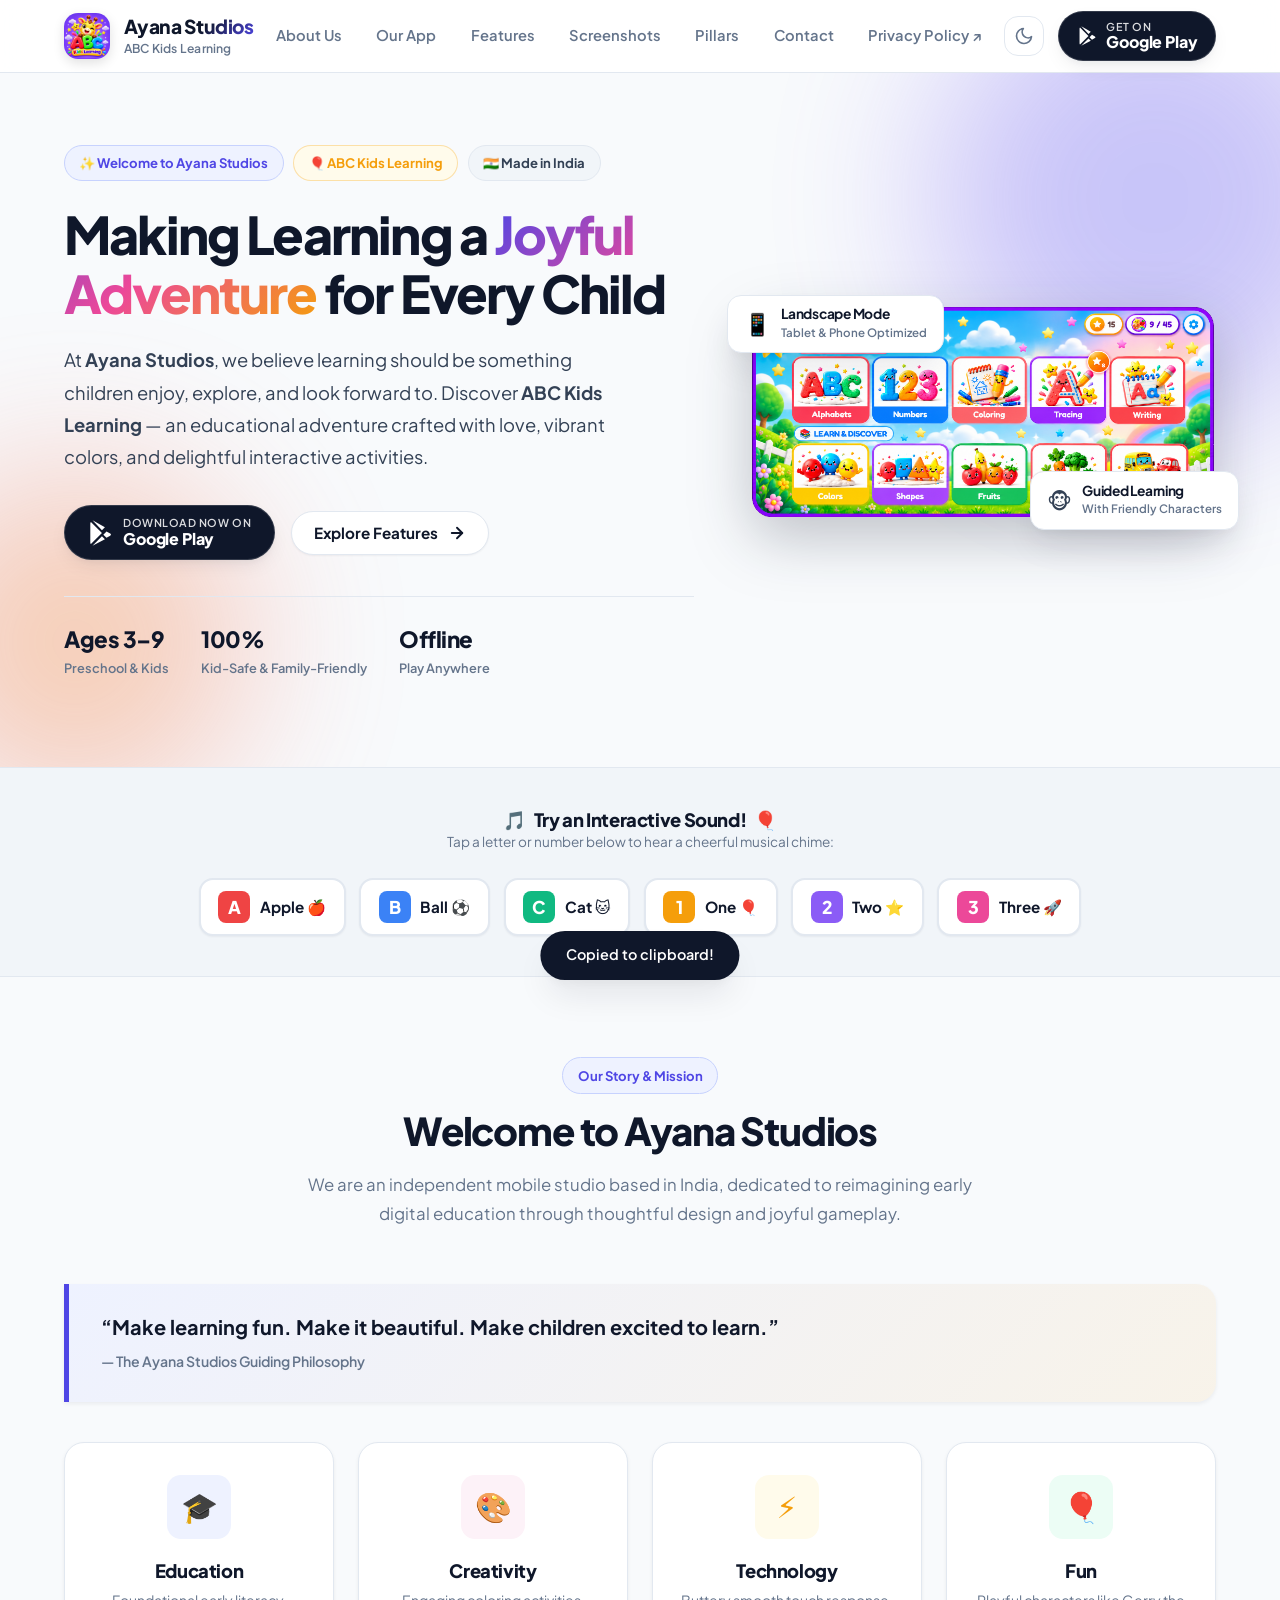
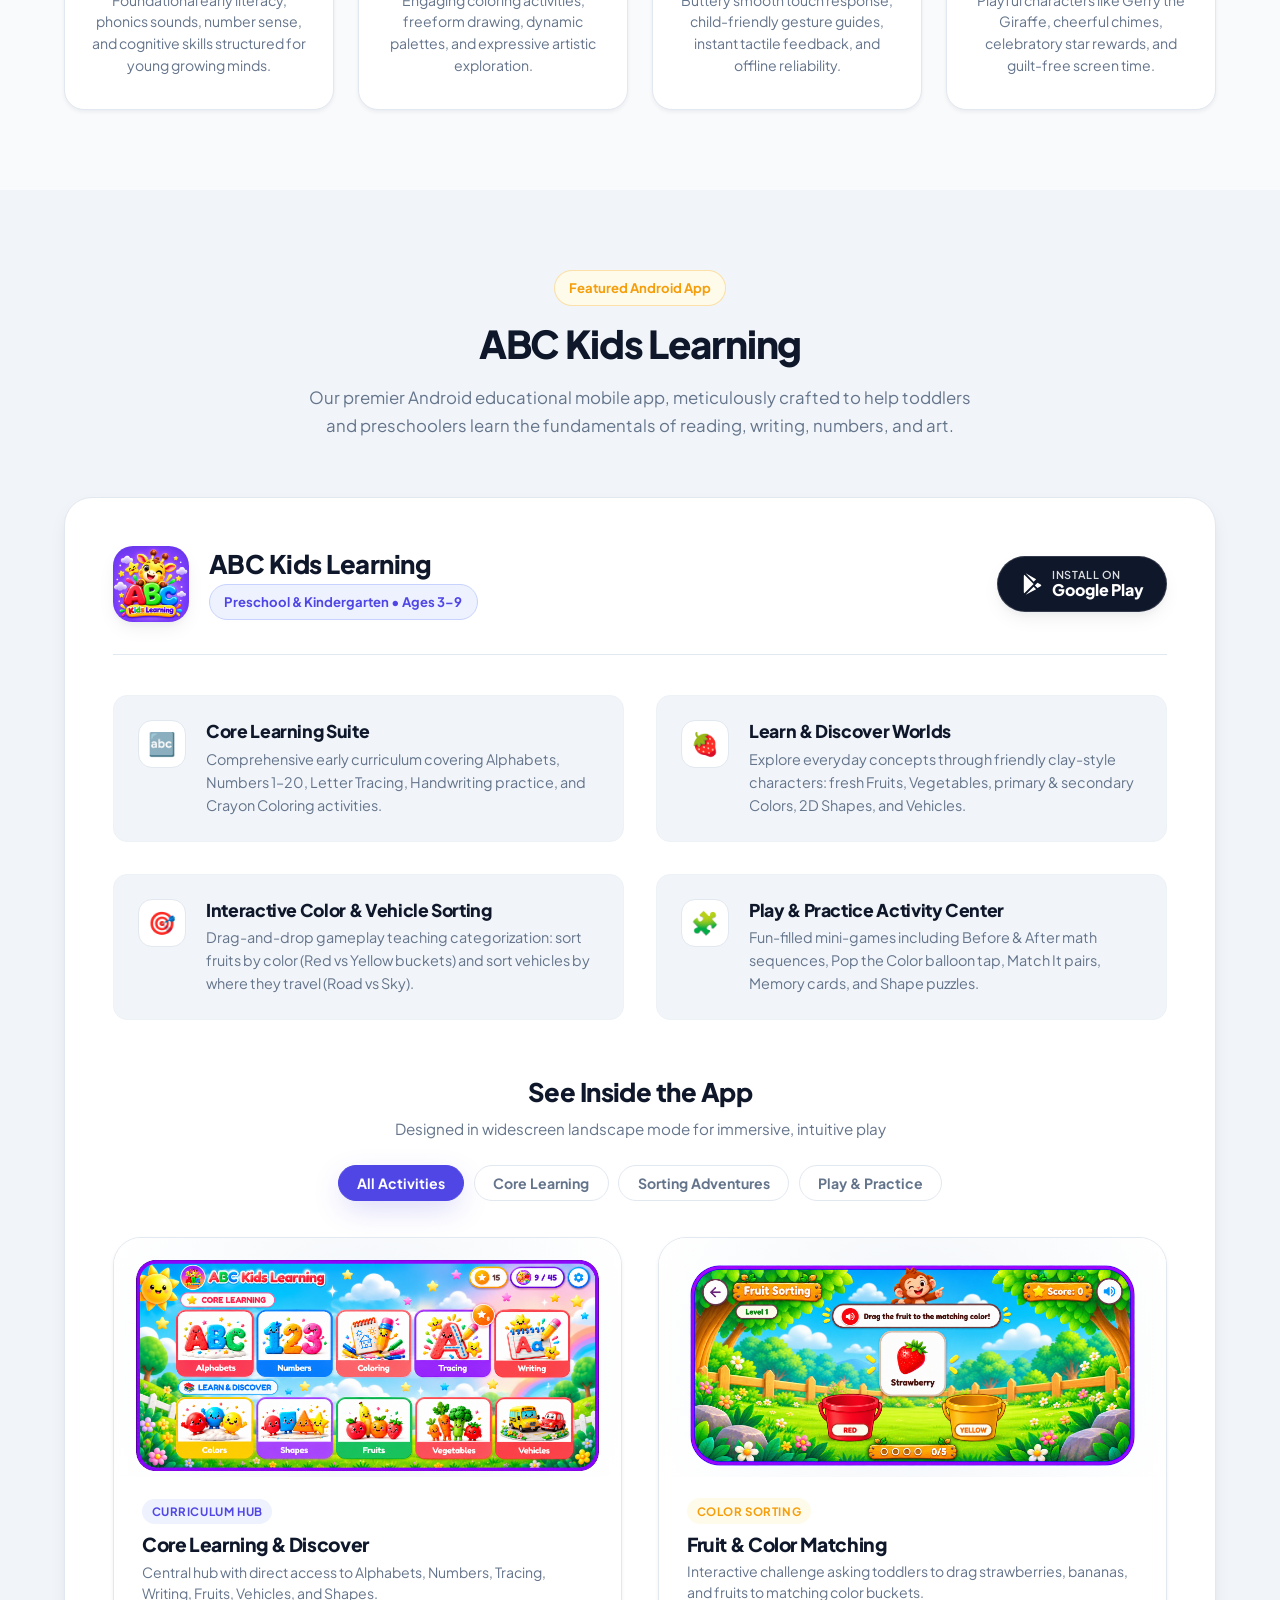
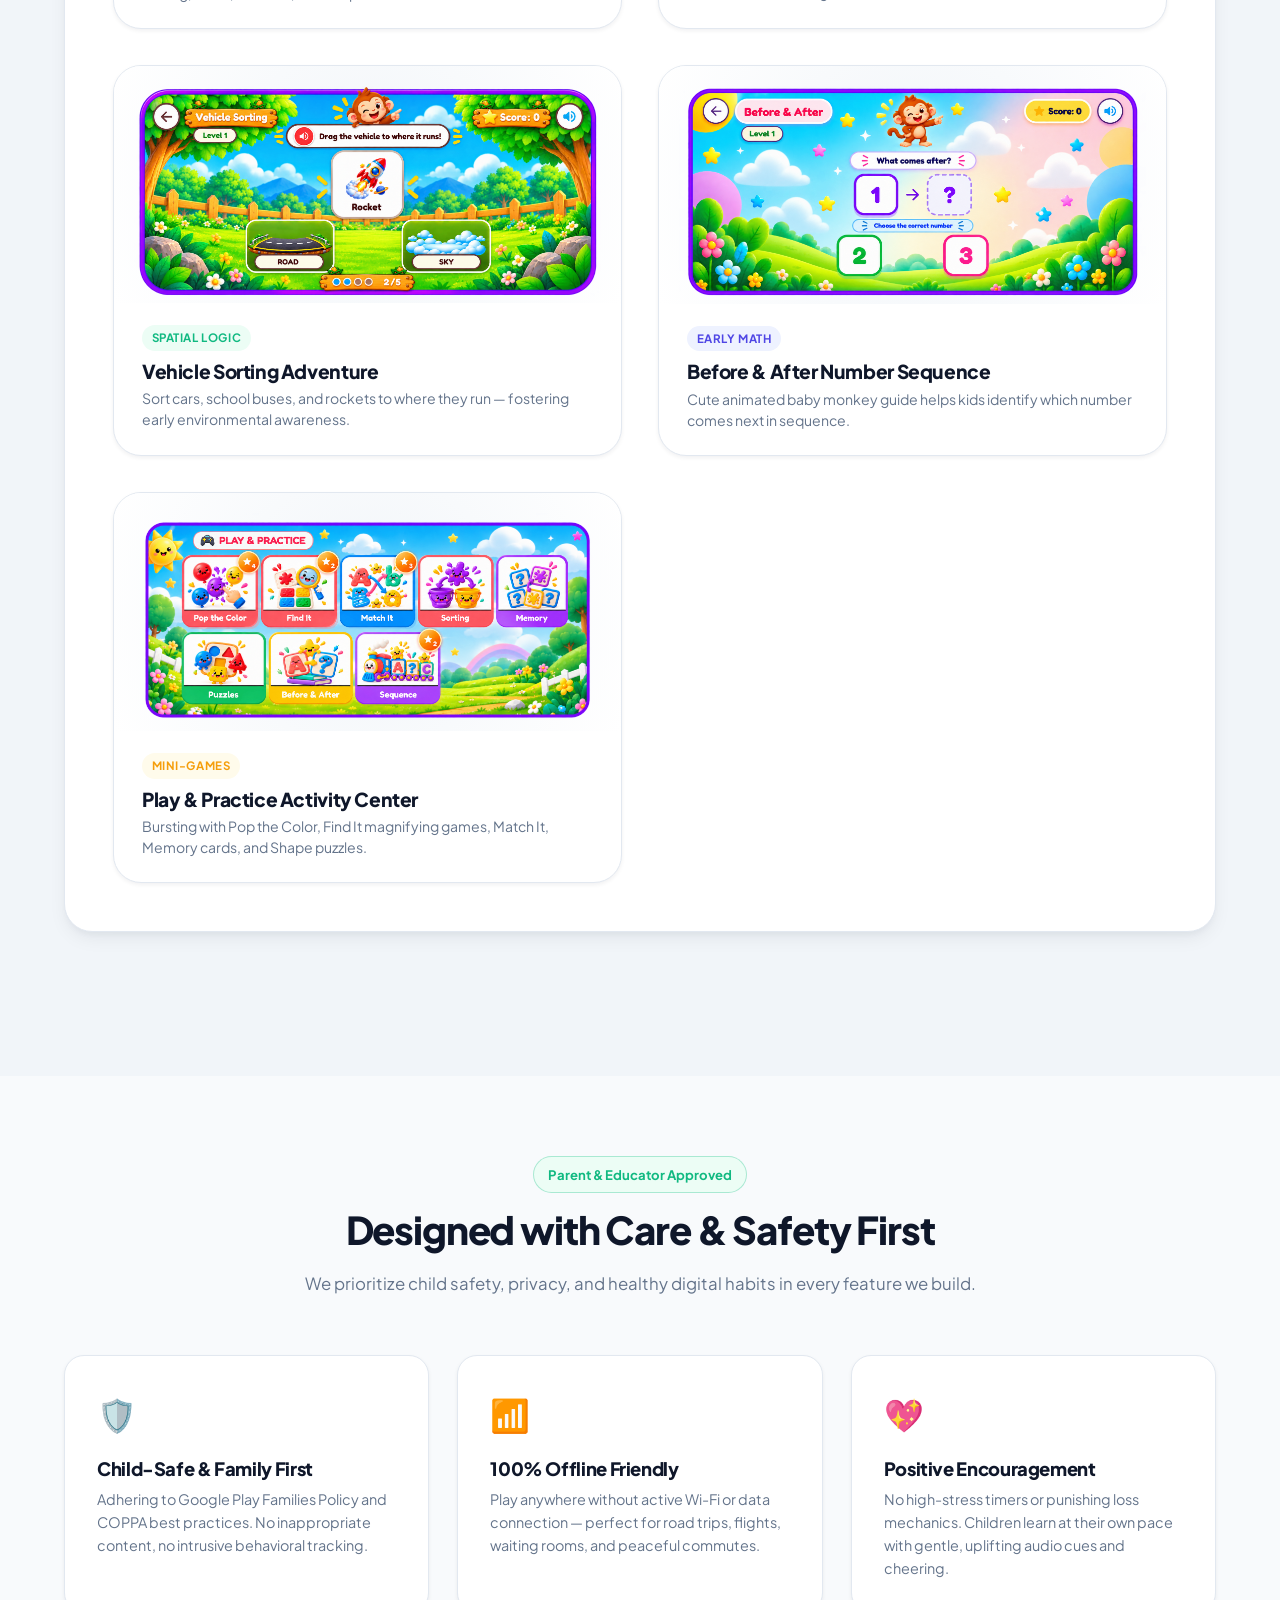
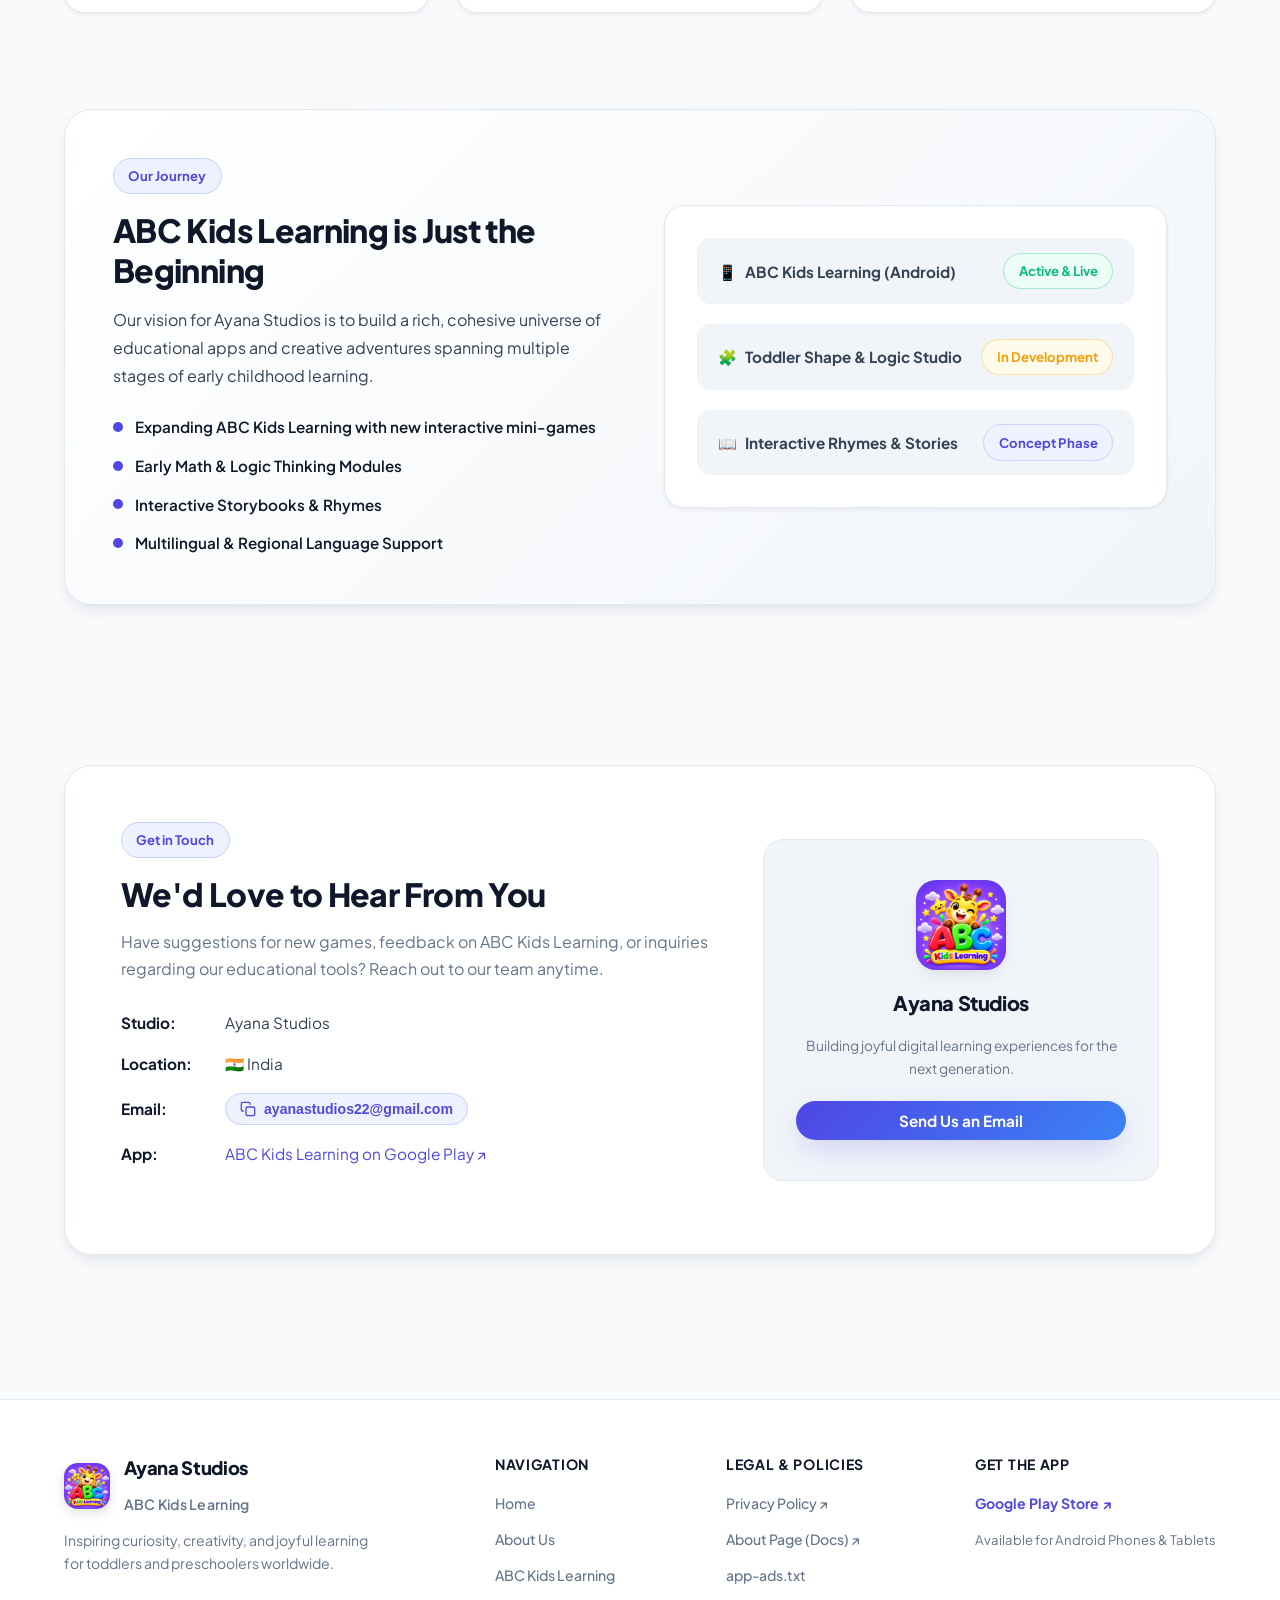
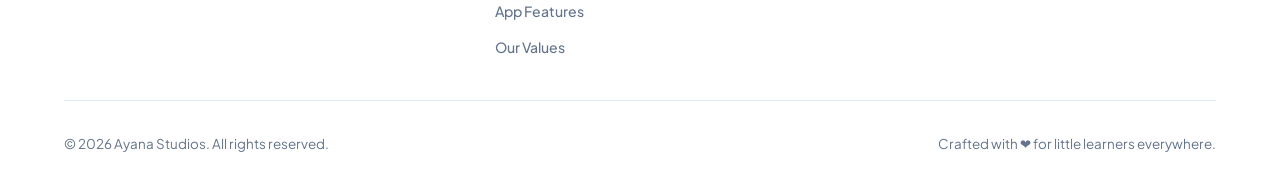
<file: index.html>
<!DOCTYPE html>
<html lang="en" data-theme="light">
<head>
  <meta charset="UTF-8">
  <meta name="viewport" content="width=device-width, initial-scale=1.0">
  
  <title>Ayana Studios | ABC Kids Learning - Fun Preschool Games</title>
  <meta name="description" content="Welcome to Ayana Studios, developers of ABC Kids Learning. We craft fun, engaging, and thoughtfully designed educational experiences for children.">
  <meta name="keywords" content="Ayana Studios, ABC Kids Learning, kids learning app, preschool games, alphabet tracing, phonics for kids, educational games android">
  <meta name="author" content="Ayana Studios">
  <meta name="robots" content="index, follow">

  <!-- Open Graph / Facebook -->
  <meta property="og:type" content="website">
  <meta property="og:title" content="Ayana Studios | ABC Kids Learning">
  <meta property="og:description" content="At Ayana Studios, we believe learning should be something children enjoy, explore, and look forward to. Discover ABC Kids Learning on Google Play.">
  <meta property="og:image" content="logo.png">

  <!-- Twitter Card -->
  <meta name="twitter:card" content="summary_large_image">
  <meta name="twitter:title" content="Ayana Studios | ABC Kids Learning">
  <meta name="twitter:description" content="Fun, beautiful, and thoughtful digital educational experiences for kids.">
  <meta name="twitter:image" content="logo.png">

  <!-- Favicon -->
  <link rel="icon" type="image/png" href="logo.png">
  <link rel="apple-touch-icon" href="logo.png">

  <!-- Google Fonts: Plus Jakarta Sans -->
  <link rel="preconnect" href="https://fonts.googleapis.com">
  <link rel="preconnect" href="https://fonts.gstatic.com" crossorigin>
  <link href="https://fonts.googleapis.com/css2?family=Plus+Jakarta+Sans:wght@400;500;600;700;800&display=swap" rel="stylesheet">

  <!-- Stylesheet -->
  <link rel="stylesheet" href="styles.css">

  <!-- Schema.org Structured Data -->
  <script type="application/ld+json">
  {
    "@context": "https://schema.org",
    "@type": "SoftwareApplication",
    "name": "ABC Kids Learning",
    "operatingSystem": "Android",
    "applicationCategory": "EducationalApplication",
    "author": {
      "@type": "Organization",
      "name": "Ayana Studios",
      "email": "ayanastudios22@gmail.com"
    },
    "offers": {
      "@type": "Offer",
      "price": "0",
      "priceCurrency": "USD"
    },
    "url": "https://play.google.com/store/apps/details?id=com.ayanastudios.abclearning"
  }
  </script>
</head>
<body>

  <!-- Sticky Top Navbar -->
  <header class="header">
    <div class="container navbar">
      <a href="#" class="brand">
        <img src="logo.png" alt="Ayana Studios ABC Kids Learning Logo" class="brand-logo" width="46" height="46">
        <div class="brand-text">
          <h1>Ayana Studios</h1>
          <p>ABC Kids Learning</p>
        </div>
      </a>

      <!-- Desktop & Mobile Nav Menu -->
      <ul class="nav-menu" id="navMenu">
        <li><a href="#about" class="nav-link">About Us</a></li>
        <li><a href="#app" class="nav-link">Our App</a></li>
        <li><a href="#features" class="nav-link">Features</a></li>
        <li><a href="#gallery" class="nav-link">Screenshots</a></li>
        <li><a href="#values" class="nav-link">Pillars</a></li>
        <li><a href="#contact" class="nav-link">Contact</a></li>
        <li><a href="https://ayanastudios.github.io/privacy-policy/index.html" target="_blank" rel="noopener" class="nav-link">Privacy Policy ↗</a></li>
        <li class="nav-menu-cta">
          <a href="https://play.google.com/store/apps/details?id=com.ayanastudios.abclearning" target="_blank" rel="noopener" class="btn btn-playstore">
            <svg width="20" height="20" viewBox="0 0 24 24" fill="currentColor">
              <path d="M3.609 1.814L13.793 12 3.61 22.186c-.352-.363-.556-.88-.556-1.464V3.278c0-.584.204-1.101.555-1.464zm1.47-1.47l11.458 6.446-2.744 2.744L5.079.344zm0 23.312l8.715-8.716 2.744 2.744L5.079 23.656zm12.928-7.272l3.415-1.921c.95-.534.95-1.408 0-1.942l-3.415-1.921-2.943 2.942 2.943 2.942z"/>
            </svg>
            <span class="btn-text-wrap">
              <span class="btn-sub">Get on</span>
              <span class="btn-title">Google Play</span>
            </span>
          </a>
        </li>
      </ul>

      <!-- Nav Actions (Theme Toggle & CTA) -->
      <div class="nav-actions">
        <button class="btn-icon" id="themeToggle" title="Toggle Theme" aria-label="Toggle Light and Dark Mode">
          <!-- Sun Icon -->
          <svg class="theme-icon-sun" width="20" height="20" viewBox="0 0 24 24" fill="none" stroke="currentColor" stroke-width="2" stroke-linecap="round" stroke-linejoin="round">
            <circle cx="12" cy="12" r="5"></circle>
            <line x1="12" y1="1" x2="12" y2="3"></line>
            <line x1="12" y1="21" x2="12" y2="23"></line>
            <line x1="4.22" y1="4.22" x2="5.64" y2="5.64"></line>
            <line x1="18.36" y1="18.36" x2="19.78" y2="19.78"></line>
            <line x1="1" y1="12" x2="3" y2="12"></line>
            <line x1="21" y1="12" x2="23" y2="12"></line>
            <line x1="4.22" y1="19.78" x2="5.64" y2="18.36"></line>
            <line x1="18.36" y1="5.64" x2="19.78" y2="4.22"></line>
          </svg>
          <!-- Moon Icon -->
          <svg class="theme-icon-moon" width="20" height="20" viewBox="0 0 24 24" fill="none" stroke="currentColor" stroke-width="2" stroke-linecap="round" stroke-linejoin="round">
            <path d="M21 12.79A9 9 0 1 1 11.21 3 7 7 0 0 0 21 12.79z"></path>
          </svg>
        </button>

        <a href="https://play.google.com/store/apps/details?id=com.ayanastudios.abclearning" target="_blank" rel="noopener" class="btn btn-playstore nav-header-cta" style="padding: 0.55rem 1.1rem; font-size: 0.88rem;">
          <svg width="20" height="20" viewBox="0 0 24 24" fill="currentColor">
            <path d="M3.609 1.814L13.793 12 3.61 22.186c-.352-.363-.556-.88-.556-1.464V3.278c0-.584.204-1.101.555-1.464zm1.47-1.47l11.458 6.446-2.744 2.744L5.079.344zm0 23.312l8.715-8.716 2.744 2.744L5.079 23.656zm12.928-7.272l3.415-1.921c.95-.534.95-1.408 0-1.942l-3.415-1.921-2.943 2.942 2.943 2.942z"/>
          </svg>
          <span class="btn-text-wrap">
            <span class="btn-sub">Get on</span>
            <span class="btn-title">Google Play</span>
          </span>
        </a>

        <!-- Mobile Hamburger Toggle -->
        <button class="hamburger" id="hamburgerBtn" aria-label="Toggle navigation menu" aria-expanded="false">
          <span class="hamburger-bar"></span>
          <span class="hamburger-bar"></span>
          <span class="hamburger-bar"></span>
        </button>
      </div>
    </div>
    <!-- Backdrop Overlay for Mobile Navigation Drawer -->
    <div class="nav-backdrop" id="navBackdrop"></div>
  </header>

  <main>
    <!-- Hero Section -->
    <section class="hero" id="home">
      <div class="hero-bg-blobs">
        <div class="blob blob-1"></div>
        <div class="blob blob-2"></div>
      </div>

      <div class="container hero-grid">
        <div class="hero-content">
          <div class="hero-badges">
            <span class="badge badge-primary">✨ Welcome to Ayana Studios</span>
            <span class="badge badge-amber">🎈 ABC Kids Learning</span>
            <span class="badge">🇮🇳 Made in India</span>
          </div>

          <h1 class="hero-title">
            Making Learning a <span class="gradient-text">Joyful Adventure</span> for Every Child
          </h1>

          <p class="hero-subtitle">
            At <strong>Ayana Studios</strong>, we believe learning should be something children enjoy, explore, and look forward to. Discover <strong>ABC Kids Learning</strong> — an educational adventure crafted with love, vibrant colors, and delightful interactive activities.
          </p>

          <div class="hero-actions">
            <a href="https://play.google.com/store/apps/details?id=com.ayanastudios.abclearning" target="_blank" rel="noopener" class="btn btn-playstore">
              <svg width="26" height="26" viewBox="0 0 24 24" fill="currentColor">
                <path d="M3.609 1.814L13.793 12 3.61 22.186c-.352-.363-.556-.88-.556-1.464V3.278c0-.584.204-1.101.555-1.464zm1.47-1.47l11.458 6.446-2.744 2.744L5.079.344zm0 23.312l8.715-8.716 2.744 2.744L5.079 23.656zm12.928-7.272l3.415-1.921c.95-.534.95-1.408 0-1.942l-3.415-1.921-2.943 2.942 2.943 2.942z"/>
              </svg>
              <div class="btn-text-wrap">
                <span class="btn-sub">Download Now on</span>
                <span class="btn-title">Google Play</span>
              </div>
            </a>

            <a href="#features" class="btn btn-secondary">
              <span>Explore Features</span>
              <svg width="18" height="18" viewBox="0 0 24 24" fill="none" stroke="currentColor" stroke-width="2.5" stroke-linecap="round" stroke-linejoin="round">
                <line x1="5" y1="12" x2="19" y2="12"></line>
                <polyline points="12 5 19 12 12 19"></polyline>
              </svg>
            </a>
          </div>

          <div class="hero-stats">
            <div class="stat-item">
              <span class="stat-val">Ages 3–9</span>
              <span class="stat-lbl">Preschool & Kids</span>
            </div>
            <div class="stat-item">
              <span class="stat-val">100%</span>
              <span class="stat-lbl">Kid-Safe & Family-Friendly</span>
            </div>
            <div class="stat-item">
              <span class="stat-val">Offline</span>
              <span class="stat-lbl">Play Anywhere</span>
            </div>
          </div>
        </div>

        <!-- Hero Visual Landscape Tablet Mockup -->
        <div class="hero-mockup-wrapper">
          <div class="mockup-card-main">
            <img src="images/landscape_core_learning.png" alt="ABC Kids Learning Tablet Landscape Interface" class="mockup-img" width="540" height="304">
          </div>

          <!-- Floating Badges -->
          <div class="hero-chips-wrap">
            <div class="floating-chip floating-chip-1">
              <span class="chip-icon">📱</span>
              <div class="chip-text">
                <h4>Landscape Mode</h4>
                <p>Tablet & Phone Optimized</p>
              </div>
            </div>

            <div class="floating-chip floating-chip-2">
              <span class="chip-icon">🐵</span>
              <div class="chip-text">
                <h4>Guided Learning</h4>
                <p>With Friendly Characters</p>
              </div>
            </div>
          </div>
        </div>
      </div>
    </section>

    <!-- Interactive Phonics & Audio Soundboard -->
    <section class="playground-section">
      <div class="container">
        <div class="playground-header">
          <h3><span>🎵</span> Try an Interactive Sound! <span>🎈</span></h3>
          <p>Tap a letter or number below to hear a cheerful musical chime:</p>
        </div>

        <div class="sound-grid">
          <button class="sound-btn" data-sound="A" title="Play sound for A">
            <span class="letter-badge bg-red">A</span>
            <span>Apple 🍎</span>
          </button>
          <button class="sound-btn" data-sound="B" title="Play sound for B">
            <span class="letter-badge bg-blue">B</span>
            <span>Ball ⚽</span>
          </button>
          <button class="sound-btn" data-sound="C" title="Play sound for C">
            <span class="letter-badge bg-green">C</span>
            <span>Cat 🐱</span>
          </button>
          <button class="sound-btn" data-sound="1" title="Play sound for 1">
            <span class="letter-badge bg-yellow">1</span>
            <span>One 🎈</span>
          </button>
          <button class="sound-btn" data-sound="2" title="Play sound for 2">
            <span class="letter-badge bg-purple">2</span>
            <span>Two ⭐</span>
          </button>
          <button class="sound-btn" data-sound="3" title="Play sound for 3">
            <span class="letter-badge bg-pink">3</span>
            <span>Three 🚀</span>
          </button>
        </div>
      </div>
    </section>

    <!-- About Ayana Studios Section -->
    <section class="section" id="about">
      <div class="container">
        <div class="section-header">
          <div class="section-tag">
            <span class="badge badge-primary">Our Story & Mission</span>
          </div>
          <h2 class="section-title">Welcome to Ayana Studios</h2>
          <p class="section-desc">
            We are an independent mobile studio based in India, dedicated to reimagining early digital education through thoughtful design and joyful gameplay.
          </p>
        </div>

        <div class="quote-banner">
          <blockquote>
            “Make learning fun. Make it beautiful. Make children excited to learn.”
          </blockquote>
          <cite>— The Ayana Studios Guiding Philosophy</cite>
        </div>

        <!-- Core Pillars of Ayana Studios -->
        <div id="values">
          <div class="pillars-grid">
            <div class="pillar-card">
              <div class="pillar-icon-box" style="background: var(--primary-light); color: var(--primary);">
                🎓
              </div>
              <h3 class="pillar-title">Education</h3>
              <p class="pillar-desc">
                Foundational early literacy, phonics sounds, number sense, and cognitive skills structured for young growing minds.
              </p>
            </div>

            <div class="pillar-card">
              <div class="pillar-icon-box" style="background: var(--secondary-light); color: var(--secondary);">
                🎨
              </div>
              <h3 class="pillar-title">Creativity</h3>
              <p class="pillar-desc">
                Engaging coloring activities, freeform drawing, dynamic palettes, and expressive artistic exploration.
              </p>
            </div>

            <div class="pillar-card">
              <div class="pillar-icon-box" style="background: var(--accent-amber-light); color: var(--accent-amber);">
                ⚡
              </div>
              <h3 class="pillar-title">Technology</h3>
              <p class="pillar-desc">
                Buttery smooth touch response, child-friendly gesture guides, instant tactile feedback, and offline reliability.
              </p>
            </div>

            <div class="pillar-card">
              <div class="pillar-icon-box" style="background: var(--accent-emerald-light); color: var(--accent-emerald);">
                🎈
              </div>
              <h3 class="pillar-title">Fun</h3>
              <p class="pillar-desc">
                Playful characters like Gerry the Giraffe, cheerful chimes, celebratory star rewards, and guilt-free screen time.
              </p>
            </div>
          </div>
        </div>
      </div>
    </section>

    <!-- Flagship App Showcase: ABC Kids Learning -->
    <section class="section" id="app" style="background: var(--bg-subtle);">
      <div class="container">
        <div class="section-header">
          <div class="section-tag">
            <span class="badge badge-amber">Featured Android App</span>
          </div>
          <h2 class="section-title">ABC Kids Learning</h2>
          <p class="section-desc">
            Our premier Android educational mobile app, meticulously crafted to help toddlers and preschoolers learn the fundamentals of reading, writing, numbers, and art.
          </p>
        </div>

        <div class="app-hero-card">
          <div class="app-meta-header">
            <div class="app-identity">
              <img src="logo.png" alt="ABC Kids Learning App Icon" class="app-big-logo">
              <div class="app-title-group">
                <h3>ABC Kids Learning</h3>
                <span class="badge badge-primary">Preschool & Kindergarten • Ages 3–9</span>
              </div>
            </div>

            <a href="https://play.google.com/store/apps/details?id=com.ayanastudios.abclearning" target="_blank" rel="noopener" class="btn btn-playstore">
              <svg width="22" height="22" viewBox="0 0 24 24" fill="currentColor">
                <path d="M3.609 1.814L13.793 12 3.61 22.186c-.352-.363-.556-.88-.556-1.464V3.278c0-.584.204-1.101.555-1.464zm1.47-1.47l11.458 6.446-2.744 2.744L5.079.344zm0 23.312l8.715-8.716 2.744 2.744L5.079 23.656zm12.928-7.272l3.415-1.921c.95-.534.95-1.408 0-1.942l-3.415-1.921-2.943 2.942 2.943 2.942z"/>
              </svg>
              <div class="btn-text-wrap">
                <span class="btn-sub">Install on</span>
                <span class="btn-title">Google Play</span>
              </div>
            </a>
          </div>

          <!-- Key Features Grid -->
          <div id="features" class="features-grid">
            <div class="feature-item">
              <div class="feature-icon-wrapper" style="color: #EF4444;">
                🔤
              </div>
              <div>
                <h4>Core Learning Suite</h4>
                <p>
                  Comprehensive early curriculum covering Alphabets, Numbers 1–20, Letter Tracing, Handwriting practice, and Crayon Coloring activities.
                </p>
              </div>
            </div>

            <div class="feature-item">
              <div class="feature-icon-wrapper" style="color: #10B981;">
                🍓
              </div>
              <div>
                <h4>Learn & Discover Worlds</h4>
                <p>
                  Explore everyday concepts through friendly clay-style characters: fresh Fruits, Vegetables, primary & secondary Colors, 2D Shapes, and Vehicles.
                </p>
              </div>
            </div>

            <div class="feature-item">
              <div class="feature-icon-wrapper" style="color: #F59E0B;">
                🎯
              </div>
              <div>
                <h4>Interactive Color & Vehicle Sorting</h4>
                <p>
                  Drag-and-drop gameplay teaching categorization: sort fruits by color (Red vs Yellow buckets) and sort vehicles by where they travel (Road vs Sky).
                </p>
              </div>
            </div>

            <div class="feature-item">
              <div class="feature-icon-wrapper" style="color: #8B5CF6;">
                🧩
              </div>
              <div>
                <h4>Play & Practice Activity Center</h4>
                <p>
                  Fun-filled mini-games including Before & After math sequences, Pop the Color balloon tap, Match It pairs, Memory cards, and Shape puzzles.
                </p>
              </div>
            </div>
          </div>

          <!-- App Screenshot Showcase Gallery -->
          <div class="gallery-section" id="gallery">
            <div class="gallery-title">
              <h3 style="font-size: 1.6rem; font-weight: 800; margin-bottom: 0.5rem;">See Inside the App</h3>
              <p style="color: var(--text-muted); font-size: 0.95rem;">Designed in widescreen landscape mode for immersive, intuitive play</p>
            </div>

            <!-- Gallery Filter Tabs -->
            <div class="gallery-tabs">
              <button class="gallery-tab-btn active" data-filter="all">All Activities</button>
              <button class="gallery-tab-btn" data-filter="core">Core Learning</button>
              <button class="gallery-tab-btn" data-filter="sorting">Sorting Adventures</button>
              <button class="gallery-tab-btn" data-filter="practice">Play & Practice</button>
            </div>

            <div class="gallery-grid">
              <!-- Card 1: Core Learning Hub -->
              <div class="gallery-card" data-category="core">
                <div class="gallery-img-wrap">
                  <img src="images/landscape_core_learning.png" alt="Core Learning Menu in ABC Kids Learning" loading="lazy">
                </div>
                <div class="gallery-caption">
                  <span class="gallery-badge badge-primary">Curriculum Hub</span>
                  <h4>Core Learning & Discover</h4>
                  <p>Central hub with direct access to Alphabets, Numbers, Tracing, Writing, Fruits, Vehicles, and Shapes.</p>
                </div>
              </div>

              <!-- Card 2: Fruit & Color Sorting -->
              <div class="gallery-card" data-category="sorting">
                <div class="gallery-img-wrap">
                  <img src="images/landscape_fruit_sorting.png" alt="Fruit and Color Sorting Activity" loading="lazy">
                </div>
                <div class="gallery-caption">
                  <span class="gallery-badge badge-amber">Color Sorting</span>
                  <h4>Fruit & Color Matching</h4>
                  <p>Interactive challenge asking toddlers to drag strawberries, bananas, and fruits to matching color buckets.</p>
                </div>
              </div>

              <!-- Card 3: Vehicle Sorting -->
              <div class="gallery-card" data-category="sorting">
                <div class="gallery-img-wrap">
                  <img src="images/landscape_vehicle_sorting.png" alt="Vehicle Sorting by Road and Sky" loading="lazy">
                </div>
                <div class="gallery-caption">
                  <span class="gallery-badge badge-emerald">Spatial Logic</span>
                  <h4>Vehicle Sorting Adventure</h4>
                  <p>Sort cars, school buses, and rockets to where they run — fostering early environmental awareness.</p>
                </div>
              </div>

              <!-- Card 4: Before & After Math -->
              <div class="gallery-card" data-category="practice">
                <div class="gallery-img-wrap">
                  <img src="images/landscape_before_after.png" alt="Before and After Number Sequencing" loading="lazy">
                </div>
                <div class="gallery-caption">
                  <span class="gallery-badge badge-primary">Early Math</span>
                  <h4>Before & After Number Sequence</h4>
                  <p>Cute animated baby monkey guide helps kids identify which number comes next in sequence.</p>
                </div>
              </div>

              <!-- Card 5: Play & Practice Hub -->
              <div class="gallery-card" data-category="practice">
                <div class="gallery-img-wrap">
                  <img src="images/landscape_play_practice.png" alt="Play and Practice Game Hub" loading="lazy">
                </div>
                <div class="gallery-caption">
                  <span class="gallery-badge badge-amber">Mini-Games</span>
                  <h4>Play & Practice Activity Center</h4>
                  <p>Bursting with Pop the Color, Find It magnifying games, Match It, Memory cards, and Shape puzzles.</p>
                </div>
              </div>
            </div>
          </div>
        </div>
      </div>
    </section>

    <!-- Trust & Safety Section -->
    <section class="section">
      <div class="container">
        <div class="section-header">
          <div class="section-tag">
            <span class="badge badge-emerald">Parent & Educator Approved</span>
          </div>
          <h2 class="section-title">Designed with Care & Safety First</h2>
          <p class="section-desc">
            We prioritize child safety, privacy, and healthy digital habits in every feature we build.
          </p>
        </div>

        <div class="trust-grid">
          <div class="trust-card">
            <span class="trust-badge-icon">🛡️</span>
            <h4>Child-Safe & Family First</h4>
            <p>
              Adhering to Google Play Families Policy and COPPA best practices. No inappropriate content, no intrusive behavioral tracking.
            </p>
          </div>

          <div class="trust-card">
            <span class="trust-badge-icon">📶</span>
            <h4>100% Offline Friendly</h4>
            <p>
              Play anywhere without active Wi-Fi or data connection — perfect for road trips, flights, waiting rooms, and peaceful commutes.
            </p>
          </div>

          <div class="trust-card">
            <span class="trust-badge-icon">💖</span>
            <h4>Positive Encouragement</h4>
            <p>
              No high-stress timers or punishing loss mechanics. Children learn at their own pace with gentle, uplifting audio cues and cheering.
            </p>
          </div>
        </div>
      </div>
    </section>

    <!-- Roadmap / Future Vision -->
    <section class="section" style="padding-top: 1rem;">
      <div class="container">
        <div class="roadmap-box">
          <div class="roadmap-content">
            <span class="badge badge-primary" style="margin-bottom: 1rem;">Our Journey</span>
            <h3>ABC Kids Learning is Just the Beginning</h3>
            <p>
              Our vision for Ayana Studios is to build a rich, cohesive universe of educational apps and creative adventures spanning multiple stages of early childhood learning.
            </p>
            <ul class="roadmap-list">
              <li><span class="dot"></span> Expanding ABC Kids Learning with new interactive mini-games</li>
              <li><span class="dot"></span> Early Math & Logic Thinking Modules</li>
              <li><span class="dot"></span> Interactive Storybooks & Rhymes</li>
              <li><span class="dot"></span> Multilingual & Regional Language Support</li>
            </ul>
          </div>

          <div class="roadmap-visual">
            <div class="pipeline-item">
              <span class="pipeline-name"><span>📱</span> ABC Kids Learning (Android)</span>
              <span class="badge badge-emerald">Active & Live</span>
            </div>
            <div class="pipeline-item">
              <span class="pipeline-name"><span>🧩</span> Toddler Shape & Logic Studio</span>
              <span class="badge badge-amber">In Development</span>
            </div>
            <div class="pipeline-item">
              <span class="pipeline-name"><span>📖</span> Interactive Rhymes & Stories</span>
              <span class="badge badge-primary">Concept Phase</span>
            </div>
          </div>
        </div>
      </div>
    </section>

    <!-- Contact & Studio Information -->
    <section class="section" id="contact">
      <div class="container">
        <div class="contact-wrapper">
          <div class="contact-info">
            <span class="badge badge-primary" style="margin-bottom: 1rem;">Get in Touch</span>
            <h3>We'd Love to Hear From You</h3>
            <p>
              Have suggestions for new games, feedback on ABC Kids Learning, or inquiries regarding our educational tools? Reach out to our team anytime.
            </p>

            <div class="contact-details-list">
              <div class="contact-row">
                <strong>Studio:</strong>
                <span>Ayana Studios</span>
              </div>
              <div class="contact-row">
                <strong>Location:</strong>
                <span>🇮🇳 India</span>
              </div>
              <div class="contact-row">
                <strong>Email:</strong>
                <button class="email-copy-btn" onclick="copyEmail(event)" title="Click to copy email">
                  <svg width="16" height="16" viewBox="0 0 24 24" fill="none" stroke="currentColor" stroke-width="2" stroke-linecap="round" stroke-linejoin="round">
                    <rect x="9" y="9" width="13" height="13" rx="2" ry="2"></rect>
                    <path d="M5 15H4a2 2 0 0 1-2-2V4a2 2 0 0 1 2-2h9a2 2 0 0 1 2 2v1"></path>
                  </svg>
                  <span>ayanastudios22@gmail.com</span>
                </button>
              </div>
              <div class="contact-row">
                <strong>App:</strong>
                <a href="https://play.google.com/store/apps/details?id=com.ayanastudios.abclearning" target="_blank" rel="noopener">
                  ABC Kids Learning on Google Play ↗
                </a>
              </div>
            </div>
          </div>

          <div class="contact-card-box">
            <img src="logo.png" alt="Ayana Studios Logo" class="qr-avatar">
            <h4>Ayana Studios</h4>
            <p>Building joyful digital learning experiences for the next generation.</p>
            <a href="mailto:ayanastudios22@gmail.com" class="btn btn-primary" style="width: 100%;">
              Send Us an Email
            </a>
          </div>
        </div>
      </div>
    </section>
  </main>

  <!-- Footer -->
  <footer class="footer">
    <div class="container">
      <div class="footer-top">
        <div class="footer-brand">
          <div class="brand">
            <img src="logo.png" alt="Ayana Studios" class="brand-logo" width="38" height="38">
            <div class="brand-text">
              <h2 style="font-size: 1.15rem; font-weight: 800;">Ayana Studios</h2>
              <p>ABC Kids Learning</p>
            </div>
          </div>
          <p>
            Inspiring curiosity, creativity, and joyful learning for toddlers and preschoolers worldwide.
          </p>
        </div>

        <div class="footer-nav-col">
          <h4>Navigation</h4>
          <ul class="footer-nav-links">
            <li><a href="#home">Home</a></li>
            <li><a href="#about">About Us</a></li>
            <li><a href="#app">ABC Kids Learning</a></li>
            <li><a href="#features">App Features</a></li>
            <li><a href="#values">Our Values</a></li>
          </ul>
        </div>

        <div class="footer-nav-col">
          <h4>Legal & Policies</h4>
          <ul class="footer-nav-links">
            <li><a href="https://ayanastudios.github.io/privacy-policy/index.html" target="_blank" rel="noopener">Privacy Policy ↗</a></li>
            <li><a href="https://ayanastudios.github.io/privacy-policy/about.html" target="_blank" rel="noopener">About Page (Docs) ↗</a></li>
            <li><a href="app-ads.txt" target="_blank">app-ads.txt</a></li>
          </ul>
        </div>

        <div class="footer-nav-col">
          <h4>Get the App</h4>
          <ul class="footer-nav-links">
            <li>
              <a href="https://play.google.com/store/apps/details?id=com.ayanastudios.abclearning" target="_blank" rel="noopener" style="display: inline-flex; align-items: center; gap: 0.4rem; font-weight: 700; color: var(--primary);">
                Google Play Store ↗
              </a>
            </li>
            <li><span style="font-size: 0.82rem; color: var(--text-muted);">Available for Android Phones & Tablets</span></li>
          </ul>
        </div>
      </div>

      <div class="footer-bottom">
        <p>© 2026 Ayana Studios. All rights reserved.</p>
        <p>Crafted with ❤️ for little learners everywhere.</p>
      </div>
    </div>
  </footer>

  <!-- Floating Back to Top Button -->
  <button class="back-to-top" id="backToTop" title="Back to top" aria-label="Back to top">
    <svg width="22" height="22" viewBox="0 0 24 24" fill="none" stroke="currentColor" stroke-width="2.5" stroke-linecap="round" stroke-linejoin="round">
      <polyline points="18 15 12 9 6 15"></polyline>
    </svg>
  </button>

  <!-- Interactive Toast Notification -->
  <div class="toast" id="toast">Copied to clipboard!</div>

  <!-- JavaScript -->
  <script src="script.js"></script>
</body>
</html>
</file>
<file: styles.css>
/* ==========================================================================
   Ayana Studios - Modern Responsive Stylesheet
   Single Page Website for Ayana Studios & ABC Kids Learning
   ========================================================================== */

:root {
  /* Brand & Core Palette */
  --primary: #4F46E5;
  --primary-hover: #4338CA;
  --primary-light: #EEF2FF;
  --primary-border: #C7D2FE;
  
  --secondary: #EC4899;
  --secondary-light: #FDF2F8;
  
  --accent-amber: #F59E0B;
  --accent-amber-light: #FFFBEB;
  
  --accent-emerald: #10B981;
  --accent-emerald-light: #ECFDF5;
  
  --accent-sky: #0EA5E9;
  --accent-sky-light: #F0F9FF;

  --accent-purple: #8B5CF6;
  --accent-purple-light: #F5F3FF;

  /* Surfaces & Backgrounds */
  --bg-page: #F8FAFC;
  --bg-card: #FFFFFF;
  --bg-card-hover: #FFFFFF;
  --bg-subtle: #F1F5F9;
  --bg-navbar: rgba(255, 255, 255, 0.88);
  --glass-border: rgba(255, 255, 255, 0.6);
  
  /* Borders */
  --border-color: #E2E8F0;
  --border-subtle: #EDF2F7;
  
  /* Typography */
  --text-main: #0F172A;
  --text-body: #334155;
  --text-muted: #64748B;
  --text-light: #94A3B8;
  
  /* Shadows */
  --shadow-xs: 0 1px 2px rgba(15, 23, 42, 0.05);
  --shadow-sm: 0 2px 4px rgba(15, 23, 42, 0.06);
  --shadow-md: 0 8px 20px -4px rgba(15, 23, 42, 0.08), 0 4px 6px -2px rgba(15, 23, 42, 0.04);
  --shadow-lg: 0 20px 35px -8px rgba(15, 23, 42, 0.1), 0 8px 12px -4px rgba(15, 23, 42, 0.04);
  --shadow-glow: 0 10px 30px -5px rgba(79, 70, 229, 0.25);
  --shadow-glow-amber: 0 10px 30px -5px rgba(245, 158, 11, 0.3);

  /* Radii */
  --radius-sm: 8px;
  --radius-md: 14px;
  --radius-lg: 20px;
  --radius-xl: 28px;
  --radius-pill: 9999px;

  /* Transitions */
  --trans-speed: 0.25s;
  --ease-spring: cubic-bezier(0.34, 1.56, 0.64, 1);
  --ease-smooth: cubic-bezier(0.16, 1, 0.3, 1);
}

[data-theme="dark"] {
  --primary: #6366F1;
  --primary-hover: #818CF8;
  --primary-light: rgba(99, 102, 241, 0.16);
  --primary-border: rgba(99, 102, 241, 0.35);

  --secondary: #F472B6;
  --secondary-light: rgba(244, 114, 182, 0.15);

  --accent-amber: #FBBF24;
  --accent-amber-light: rgba(251, 191, 36, 0.15);

  --accent-emerald: #34D399;
  --accent-emerald-light: rgba(52, 211, 153, 0.15);

  --accent-sky: #38BDF8;
  --accent-sky-light: rgba(56, 189, 248, 0.15);

  --accent-purple: #A78BFA;
  --accent-purple-light: rgba(167, 139, 250, 0.15);

  --bg-page: #0B0F19;
  --bg-card: #151D2F;
  --bg-card-hover: #1E293B;
  --bg-subtle: #1E283E;
  --bg-navbar: rgba(15, 23, 42, 0.88);
  --glass-border: rgba(255, 255, 255, 0.08);

  --border-color: #26334D;
  --border-subtle: #1C263A;

  --text-main: #F8FAFC;
  --text-body: #CBD5E1;
  --text-muted: #94A3B8;
  --text-light: #64748B;

  --shadow-sm: 0 2px 4px rgba(0, 0, 0, 0.3);
  --shadow-md: 0 8px 24px -4px rgba(0, 0, 0, 0.4);
  --shadow-lg: 0 20px 40px -8px rgba(0, 0, 0, 0.55);
  --shadow-glow: 0 10px 30px -5px rgba(99, 102, 241, 0.35);
  --shadow-glow-amber: 0 10px 30px -5px rgba(251, 191, 36, 0.35);
}

/* ==========================================================================
   Reset & Base Styles
   ========================================================================== */
*, *::before, *::after {
  box-sizing: border-box;
  margin: 0;
  padding: 0;
}

html {
  scroll-behavior: smooth;
  font-size: 16px;
}

body {
  font-family: 'Plus Jakarta Sans', system-ui, -apple-system, BlinkMacSystemFont, "Segoe UI", Roboto, sans-serif;
  background-color: var(--bg-page);
  color: var(--text-body);
  line-height: 1.65;
  transition: background-color var(--trans-speed) ease, color var(--trans-speed) ease;
  -webkit-font-smoothing: antialiased;
  overflow-x: hidden;
}

/* Typography Helpers */
h1, h2, h3, h4, h5, h6 {
  color: var(--text-main);
  font-weight: 800;
  line-height: 1.25;
  letter-spacing: -0.02em;
}

a {
  color: var(--primary);
  text-decoration: none;
  transition: color 0.2s ease, transform 0.2s ease;
}

img {
  max-width: 100%;
  height: auto;
  display: block;
}

/* Containers */
.container {
  width: 100%;
  max-width: 1200px;
  margin: 0 auto;
  padding: 0 1.5rem;
}

.section {
  padding: 5rem 0;
  position: relative;
}

/* ==========================================================================
   Header & Navigation
   ========================================================================== */
.header {
  position: sticky;
  top: 0;
  z-index: 1000;
  background: var(--bg-navbar);
  backdrop-filter: blur(14px);
  -webkit-backdrop-filter: blur(14px);
  border-bottom: 1px solid var(--border-color);
  transition: background-color var(--trans-speed) ease, border-color var(--trans-speed) ease;
}

.navbar {
  display: flex;
  align-items: center;
  justify-content: space-between;
  height: 72px;
}

.brand {
  display: flex;
  align-items: center;
  gap: 0.85rem;
  text-decoration: none;
}

.brand-logo {
  width: 46px;
  height: 46px;
  border-radius: var(--radius-md);
  object-fit: cover;
  box-shadow: 0 4px 12px rgba(0, 0, 0, 0.12);
  transition: transform 0.3s var(--ease-spring);
}

.brand:hover .brand-logo {
  transform: scale(1.08) rotate(-2deg);
}

.brand-text h1 {
  font-size: 1.2rem;
  font-weight: 800;
  letter-spacing: -0.02em;
  background: linear-gradient(135deg, var(--text-main) 60%, var(--primary) 100%);
  -webkit-background-clip: text;
  -webkit-text-fill-color: transparent;
}

.brand-text p {
  font-size: 0.76rem;
  color: var(--text-muted);
  font-weight: 600;
  letter-spacing: 0.02em;
}

.nav-menu {
  display: flex;
  align-items: center;
  gap: 1.75rem;
  list-style: none;
}

.nav-link {
  font-size: 0.92rem;
  font-weight: 600;
  color: var(--text-muted);
  padding: 0.4rem 0.2rem;
  position: relative;
  transition: color 0.2s ease;
}

.nav-link::after {
  content: '';
  position: absolute;
  bottom: 0;
  left: 0;
  width: 0;
  height: 2px;
  background: var(--primary);
  transition: width 0.25s var(--ease-smooth);
  border-radius: var(--radius-pill);
}

.nav-link:hover, .nav-link.active {
  color: var(--primary);
}

.nav-link:hover::after, .nav-link.active::after {
  width: 100%;
}

.nav-actions {
  display: flex;
  align-items: center;
  gap: 0.85rem;
}

/* Theme Toggle Button */
.btn-icon {
  background: var(--bg-card);
  border: 1px solid var(--border-color);
  color: var(--text-muted);
  width: 40px;
  height: 40px;
  border-radius: var(--radius-md);
  display: flex;
  align-items: center;
  justify-content: center;
  cursor: pointer;
  transition: all 0.2s ease;
}

.btn-icon:hover {
  color: var(--primary);
  border-color: var(--primary-border);
  background: var(--primary-light);
  transform: translateY(-2px);
}

.theme-icon-sun {
  display: none;
}
.theme-icon-moon {
  display: block;
}

[data-theme="dark"] .theme-icon-sun {
  display: block;
}
[data-theme="dark"] .theme-icon-moon {
  display: none;
}

/* Mobile Hamburger & Backdrop */
.hamburger {
  display: none;
  background: var(--bg-card);
  border: 1px solid var(--border-color);
  color: var(--text-main);
  cursor: pointer;
  width: 40px;
  height: 40px;
  border-radius: var(--radius-md);
  padding: 0;
  align-items: center;
  justify-content: center;
  flex-direction: column;
  gap: 5px;
  transition: all 0.2s ease;
  position: relative;
  z-index: 1002;
  box-shadow: var(--shadow-xs);
}

.hamburger:hover {
  border-color: var(--primary-border);
  background: var(--primary-light);
  color: var(--primary);
  transform: translateY(-2px);
}

.hamburger-bar {
  width: 20px;
  height: 2px;
  background-color: currentColor;
  border-radius: var(--radius-pill);
  transition: transform 0.28s var(--ease-spring), opacity 0.2s ease;
  transform-origin: center;
}

.hamburger.open .hamburger-bar:nth-child(1) {
  transform: translateY(7px) rotate(45deg);
}

.hamburger.open .hamburger-bar:nth-child(2) {
  opacity: 0;
  transform: scaleX(0);
}

.hamburger.open .hamburger-bar:nth-child(3) {
  transform: translateY(-7px) rotate(-45deg);
}

.nav-backdrop {
  position: fixed;
  inset: 0;
  background: rgba(15, 23, 42, 0.45);
  backdrop-filter: blur(4px);
  -webkit-backdrop-filter: blur(4px);
  opacity: 0;
  visibility: hidden;
  transition: opacity 0.3s ease, visibility 0.3s ease;
  z-index: 998;
}

.nav-backdrop.open {
  opacity: 1;
  visibility: visible;
}

.nav-menu-cta {
  display: none;
}

/* ==========================================================================
   Buttons & Badges
   ========================================================================== */
.btn {
  display: inline-flex;
  align-items: center;
  justify-content: center;
  gap: 0.6rem;
  font-weight: 700;
  font-size: 0.95rem;
  padding: 0.75rem 1.4rem;
  border-radius: var(--radius-pill);
  transition: all 0.25s var(--ease-spring);
  cursor: pointer;
  border: none;
  text-decoration: none;
  line-height: 1;
}

.btn-primary {
  background: linear-gradient(135deg, var(--primary) 0%, #3B82F6 100%);
  color: #FFFFFF;
  box-shadow: var(--shadow-glow);
}

.btn-primary:hover {
  transform: translateY(-2px);
  box-shadow: 0 14px 28px -4px rgba(79, 70, 229, 0.4);
  color: #FFFFFF;
}

.btn-playstore {
  background: #0F172A;
  color: #FFFFFF;
  border: 1px solid rgba(255, 255, 255, 0.15);
  box-shadow: var(--shadow-md);
  padding: 0.7rem 1.4rem;
}

[data-theme="dark"] .btn-playstore {
  background: #1E293B;
  border-color: rgba(255, 255, 255, 0.1);
}

.btn-playstore:hover {
  background: #1E293B;
  transform: translateY(-3px);
  box-shadow: var(--shadow-lg);
  color: #FFFFFF;
}

.btn-playstore .btn-text-wrap {
  display: flex;
  flex-direction: column;
  align-items: flex-start;
  line-height: 1.15;
}

.btn-playstore .btn-sub {
  font-size: 0.68rem;
  font-weight: 600;
  text-transform: uppercase;
  letter-spacing: 0.05em;
  opacity: 0.85;
}

.btn-playstore .btn-title {
  font-size: 1rem;
  font-weight: 800;
  letter-spacing: -0.01em;
}

.btn-secondary {
  background: var(--bg-card);
  color: var(--text-main);
  border: 1px solid var(--border-color);
  box-shadow: var(--shadow-xs);
}

.btn-secondary:hover {
  border-color: var(--primary-border);
  background: var(--primary-light);
  color: var(--primary);
  transform: translateY(-2px);
}

.badge {
  display: inline-flex;
  align-items: center;
  gap: 0.4rem;
  padding: 0.4rem 0.9rem;
  border-radius: var(--radius-pill);
  font-size: 0.82rem;
  font-weight: 700;
  background: var(--bg-subtle);
  color: var(--text-body);
  border: 1px solid var(--border-color);
}

.badge-primary {
  background: var(--primary-light);
  color: var(--primary);
  border-color: var(--primary-border);
}

.badge-amber {
  background: var(--accent-amber-light);
  color: var(--accent-amber);
  border-color: rgba(245, 158, 11, 0.3);
}

.badge-emerald {
  background: var(--accent-emerald-light);
  color: var(--accent-emerald);
  border-color: rgba(16, 185, 129, 0.3);
}

/* ==========================================================================
   Hero Section
   ========================================================================== */
.hero {
  padding: 4.5rem 0 5.5rem;
  position: relative;
  overflow: hidden;
}

.hero-bg-blobs {
  position: absolute;
  top: 0;
  left: 0;
  right: 0;
  bottom: 0;
  pointer-events: none;
  z-index: 0;
  overflow: hidden;
}

.blob {
  position: absolute;
  border-radius: 50%;
  filter: blur(80px);
  opacity: 0.35;
  transition: opacity var(--trans-speed) ease;
}

[data-theme="dark"] .blob {
  opacity: 0.2;
}

.blob-1 {
  width: 450px;
  height: 450px;
  background: radial-gradient(circle, #6366F1, #8B5CF6);
  top: -100px;
  right: -100px;
}

.blob-2 {
  width: 350px;
  height: 350px;
  background: radial-gradient(circle, #F59E0B, #EC4899);
  bottom: -50px;
  left: -100px;
}

.hero-grid {
  display: grid;
  grid-template-columns: 1.15fr 0.85fr;
  gap: 3.5rem;
  align-items: center;
  position: relative;
  z-index: 1;
}

.hero-badges {
  display: flex;
  flex-wrap: wrap;
  gap: 0.6rem;
  margin-bottom: 1.5rem;
}

.hero-title {
  font-size: 3.25rem;
  font-weight: 800;
  letter-spacing: -0.035em;
  line-height: 1.12;
  margin-bottom: 1.4rem;
}

.hero-title .gradient-text {
  background: linear-gradient(135deg, #4F46E5 0%, #EC4899 50%, #F59E0B 100%);
  -webkit-background-clip: text;
  -webkit-text-fill-color: transparent;
}

.hero-subtitle {
  font-size: 1.15rem;
  color: var(--text-body);
  line-height: 1.75;
  margin-bottom: 2rem;
  max-width: 580px;
}

.hero-actions {
  display: flex;
  flex-wrap: wrap;
  align-items: center;
  gap: 1rem;
  margin-bottom: 2.25rem;
}

.hero-stats {
  display: flex;
  align-items: center;
  gap: 2rem;
  padding-top: 1.5rem;
  border-top: 1px solid var(--border-color);
}

.stat-item {
  display: flex;
  flex-direction: column;
}

.stat-val {
  font-size: 1.4rem;
  font-weight: 800;
  color: var(--text-main);
  letter-spacing: -0.02em;
}

.stat-lbl {
  font-size: 0.8rem;
  color: var(--text-muted);
  font-weight: 600;
}

/* Hero Visual & Landscape Tablet Mockup */
.hero-mockup-wrapper {
  position: relative;
  display: flex;
  justify-content: center;
  align-items: center;
  width: 100%;
}

.mockup-card-main {
  position: relative;
  max-width: 540px;
  width: 100%;
  border-radius: var(--radius-lg);
  transition: transform 0.4s var(--ease-spring);
  animation: floatMockup 6s ease-in-out infinite;
}

@keyframes floatMockup {
  0%, 100% {
    transform: translateY(0px) rotate(0deg);
  }
  50% {
    transform: translateY(-10px) rotate(0.5deg);
  }
}

.mockup-card-main:hover {
  transform: translateY(-8px) scale(1.02);
}

.mockup-img {
  width: 100%;
  height: auto;
  display: block;
  filter: drop-shadow(0 20px 30px rgba(15, 23, 42, 0.25));
}

/* Floating interactive chips on hero */
.hero-chips-wrap {
  display: contents;
}

.floating-chip {
  position: absolute;
  background: var(--bg-card);
  border: 1px solid var(--border-color);
  padding: 0.65rem 1rem;
  border-radius: var(--radius-md);
  box-shadow: var(--shadow-lg);
  display: flex;
  align-items: center;
  gap: 0.65rem;
  z-index: 2;
  backdrop-filter: blur(10px);
  -webkit-backdrop-filter: blur(10px);
  animation: floatPill 5s ease-in-out infinite alternate;
}

.floating-chip-1 {
  top: -5%;
  left: -5%;
  animation-delay: 0.2s;
}

.floating-chip-2 {
  bottom: -5%;
  right: -5%;
  animation-delay: 1s;
}

@keyframes floatPill {
  0% {
    transform: translateY(0px);
  }
  100% {
    transform: translateY(-10px);
  }
}

.chip-icon {
  font-size: 1.35rem;
}

.chip-text h4 {
  font-size: 0.86rem;
  font-weight: 700;
  line-height: 1.2;
}

.chip-text p {
  font-size: 0.72rem;
  color: var(--text-muted);
  font-weight: 600;
}

/* ==========================================================================
   Interactive Learning Bar / Phonics Playground
   ========================================================================== */
.playground-section {
  padding: 2.5rem 0;
  background: var(--bg-subtle);
  border-top: 1px solid var(--border-color);
  border-bottom: 1px solid var(--border-color);
}

.playground-header {
  text-align: center;
  margin-bottom: 1.5rem;
}

.playground-header h3 {
  font-size: 1.15rem;
  font-weight: 800;
  color: var(--text-main);
  display: flex;
  align-items: center;
  justify-content: center;
  gap: 0.5rem;
}

.playground-header p {
  font-size: 0.85rem;
  color: var(--text-muted);
}

.sound-grid {
  display: flex;
  flex-wrap: wrap;
  justify-content: center;
  gap: 0.85rem;
}

.sound-btn {
  background: var(--bg-card);
  border: 2px solid var(--border-color);
  border-radius: var(--radius-md);
  padding: 0.7rem 1.1rem;
  display: flex;
  align-items: center;
  gap: 0.6rem;
  cursor: pointer;
  transition: all 0.2s var(--ease-spring);
  color: var(--text-main);
  font-family: inherit;
  font-weight: 700;
  font-size: 0.95rem;
  box-shadow: var(--shadow-xs);
}

.sound-btn:hover {
  transform: translateY(-3px) scale(1.05);
  border-color: var(--primary);
  box-shadow: var(--shadow-md);
}

.sound-btn:active {
  transform: scale(0.96);
}

.sound-btn .letter-badge {
  width: 32px;
  height: 32px;
  border-radius: var(--radius-sm);
  display: flex;
  align-items: center;
  justify-content: center;
  font-size: 1.1rem;
  font-weight: 800;
  color: #FFFFFF;
}

.bg-red { background: #EF4444; }
.bg-blue { background: #3B82F6; }
.bg-green { background: #10B981; }
.bg-yellow { background: #F59E0B; }
.bg-purple { background: #8B5CF6; }
.bg-pink { background: #EC4899; }

/* ==========================================================================
   About Studio & Vision Section
   ========================================================================== */
.section-header {
  text-align: center;
  max-width: 680px;
  margin: 0 auto 3.5rem;
}

.section-header .section-tag {
  margin-bottom: 0.85rem;
}

.section-title {
  font-size: 2.4rem;
  font-weight: 800;
  letter-spacing: -0.03em;
  margin-bottom: 1rem;
}

.section-desc {
  font-size: 1.05rem;
  color: var(--text-muted);
  line-height: 1.7;
}

.quote-banner {
  background: linear-gradient(135deg, var(--primary-light) 0%, rgba(245, 158, 11, 0.08) 100%);
  border-left: 5px solid var(--primary);
  padding: 1.75rem 2rem;
  border-radius: 0 var(--radius-lg) var(--radius-lg) 0;
  margin: 2rem 0;
  box-shadow: var(--shadow-sm);
}

.quote-banner blockquote {
  font-size: 1.25rem;
  font-weight: 700;
  color: var(--text-main);
  line-height: 1.5;
  font-style: normal;
}

.quote-banner cite {
  display: block;
  font-size: 0.88rem;
  color: var(--text-muted);
  font-style: normal;
  margin-top: 0.5rem;
  font-weight: 600;
}

/* 4 Pillars Grid */
.pillars-grid {
  display: grid;
  grid-template-columns: repeat(4, 1fr);
  gap: 1.5rem;
  margin-top: 2.5rem;
}

.pillar-card {
  background: var(--bg-card);
  border: 1px solid var(--border-color);
  border-radius: var(--radius-lg);
  padding: 2rem 1.5rem;
  text-align: center;
  transition: all 0.3s var(--ease-spring);
  display: flex;
  flex-direction: column;
  align-items: center;
  box-shadow: var(--shadow-sm);
}

.pillar-card:hover {
  transform: translateY(-6px);
  border-color: var(--primary);
  box-shadow: var(--shadow-md);
}

.pillar-icon-box {
  width: 64px;
  height: 64px;
  border-radius: var(--radius-md);
  display: flex;
  align-items: center;
  justify-content: center;
  font-size: 1.85rem;
  margin-bottom: 1.25rem;
  transition: transform 0.3s var(--ease-spring);
}

.pillar-card:hover .pillar-icon-box {
  transform: scale(1.15) rotate(5deg);
}

.pillar-title {
  font-size: 1.15rem;
  font-weight: 800;
  color: var(--text-main);
  margin-bottom: 0.5rem;
}

.pillar-desc {
  font-size: 0.88rem;
  color: var(--text-muted);
  line-height: 1.55;
}

/* ==========================================================================
   Flagship App Showcase Section
   ========================================================================== */
.app-hero-card {
  background: var(--bg-card);
  border: 1px solid var(--border-color);
  border-radius: var(--radius-xl);
  padding: 3rem;
  box-shadow: var(--shadow-md);
  margin-bottom: 4rem;
}

.app-meta-header {
  display: flex;
  align-items: center;
  justify-content: space-between;
  flex-wrap: wrap;
  gap: 1.5rem;
  padding-bottom: 2rem;
  border-bottom: 1px solid var(--border-color);
  margin-bottom: 2.5rem;
}

.app-identity {
  display: flex;
  align-items: center;
  gap: 1.25rem;
}

.app-big-logo {
  width: 76px;
  height: 76px;
  border-radius: var(--radius-lg);
  box-shadow: var(--shadow-md);
}

.app-title-group h3 {
  font-size: 1.6rem;
  font-weight: 800;
  margin-bottom: 0.25rem;
}

.app-package-id {
  font-family: ui-monospace, SFMono-Regular, Menlo, Monaco, Consolas, monospace;
  font-size: 0.82rem;
  color: var(--text-muted);
  background: var(--bg-subtle);
  padding: 0.2rem 0.5rem;
  border-radius: var(--radius-sm);
  display: inline-block;
}

/* Features Grid */
.features-grid {
  display: grid;
  grid-template-columns: repeat(2, 1fr);
  gap: 2rem;
  margin-bottom: 3.5rem;
}

.feature-item {
  display: flex;
  gap: 1.25rem;
  align-items: flex-start;
  padding: 1.5rem;
  border-radius: var(--radius-md);
  background: var(--bg-subtle);
  border: 1px solid var(--border-subtle);
  transition: all 0.25s ease;
}

.feature-item:hover {
  background: var(--bg-card);
  border-color: var(--border-color);
  transform: translateY(-3px);
  box-shadow: var(--shadow-sm);
}

.feature-icon-wrapper {
  width: 48px;
  height: 48px;
  min-width: 48px;
  border-radius: var(--radius-md);
  display: flex;
  align-items: center;
  justify-content: center;
  font-size: 1.4rem;
  background: var(--bg-card);
  border: 1px solid var(--border-color);
}

.feature-item h4 {
  font-size: 1.1rem;
  font-weight: 800;
  margin-bottom: 0.35rem;
}

.feature-item p {
  font-size: 0.9rem;
  color: var(--text-muted);
  line-height: 1.6;
}

/* App Mockups Carousel / Gallery */
.gallery-section {
  margin-top: 3.5rem;
}

.gallery-title {
  text-align: center;
  margin-bottom: 1.5rem;
}

.gallery-tabs {
  display: flex;
  justify-content: center;
  flex-wrap: wrap;
  gap: 0.6rem;
  margin-bottom: 2.25rem;
}

.gallery-tab-btn {
  background: var(--bg-card);
  border: 1px solid var(--border-color);
  border-radius: var(--radius-pill);
  padding: 0.5rem 1.15rem;
  font-size: 0.88rem;
  font-weight: 700;
  color: var(--text-muted);
  cursor: pointer;
  transition: all 0.2s var(--ease-spring);
  font-family: inherit;
}

.gallery-tab-btn:hover {
  color: var(--primary);
  border-color: var(--primary-border);
  background: var(--primary-light);
  transform: translateY(-2px);
}

.gallery-tab-btn.active {
  background: var(--primary);
  color: #FFFFFF;
  border-color: var(--primary);
  box-shadow: var(--shadow-glow);
}

.gallery-grid {
  display: grid;
  grid-template-columns: repeat(2, 1fr);
  gap: 2.25rem;
}

.gallery-card {
  background: var(--bg-card);
  border: 1px solid var(--border-color);
  border-radius: var(--radius-xl);
  overflow: hidden;
  box-shadow: var(--shadow-sm);
  transition: all 0.3s var(--ease-spring);
  display: flex;
  flex-direction: column;
}

.gallery-card:hover {
  transform: translateY(-6px);
  box-shadow: var(--shadow-lg);
  border-color: var(--primary-border);
}

.gallery-img-wrap {
  position: relative;
  overflow: hidden;
  background: radial-gradient(circle at center, var(--bg-subtle) 0%, var(--bg-card) 100%);
  padding: 1.25rem 1.25rem 0.25rem;
  display: flex;
  align-items: center;
  justify-content: center;
}

.gallery-img-wrap img {
  width: 100%;
  height: auto;
  display: block;
  transition: transform 0.4s var(--ease-spring);
}

.gallery-card:hover .gallery-img-wrap img {
  transform: scale(1.02);
}

.gallery-caption {
  padding: 1.25rem 1.75rem 1.5rem;
  text-align: left;
}

.gallery-badge {
  display: inline-block;
  font-size: 0.72rem;
  font-weight: 700;
  text-transform: uppercase;
  letter-spacing: 0.05em;
  padding: 0.2rem 0.6rem;
  border-radius: var(--radius-pill);
  margin-bottom: 0.5rem;
}

.gallery-caption h4 {
  font-size: 1.2rem;
  font-weight: 800;
  margin-bottom: 0.35rem;
  color: var(--text-main);
}

.gallery-caption p {
  font-size: 0.88rem;
  color: var(--text-muted);
  line-height: 1.5;
}

/* ==========================================================================
   Trust, Safety & Principles Section
   ========================================================================== */
.trust-grid {
  display: grid;
  grid-template-columns: repeat(3, 1fr);
  gap: 1.75rem;
}

.trust-card {
  background: var(--bg-card);
  border: 1px solid var(--border-color);
  border-radius: var(--radius-lg);
  padding: 2rem;
  box-shadow: var(--shadow-sm);
  transition: transform 0.2s ease;
}

.trust-card:hover {
  transform: translateY(-4px);
  box-shadow: var(--shadow-md);
}

.trust-badge-icon {
  font-size: 2rem;
  margin-bottom: 1rem;
  display: inline-block;
}

.trust-card h4 {
  font-size: 1.15rem;
  font-weight: 800;
  margin-bottom: 0.5rem;
}

.trust-card p {
  font-size: 0.9rem;
  color: var(--text-muted);
  line-height: 1.6;
}

/* ==========================================================================
   Roadmap & Future Vision
   ========================================================================== */
.roadmap-box {
  background: linear-gradient(135deg, var(--bg-card) 0%, var(--bg-subtle) 100%);
  border: 1px solid var(--border-color);
  border-radius: var(--radius-xl);
  padding: 3rem;
  box-shadow: var(--shadow-md);
  display: grid;
  grid-template-columns: 1fr 1fr;
  gap: 3rem;
  align-items: center;
}

.roadmap-content h3 {
  font-size: 2rem;
  font-weight: 800;
  margin-bottom: 1rem;
}

.roadmap-content p {
  font-size: 1rem;
  color: var(--text-body);
  line-height: 1.75;
  margin-bottom: 1.5rem;
}

.roadmap-list {
  list-style: none;
  display: flex;
  flex-direction: column;
  gap: 0.85rem;
}

.roadmap-list li {
  display: flex;
  align-items: center;
  gap: 0.75rem;
  font-size: 0.95rem;
  font-weight: 600;
  color: var(--text-main);
}

.roadmap-list li span.dot {
  width: 10px;
  height: 10px;
  border-radius: 50%;
  background: var(--primary);
  display: inline-block;
}

.roadmap-visual {
  background: var(--bg-card);
  border: 1px solid var(--border-color);
  border-radius: var(--radius-lg);
  padding: 2rem;
  display: flex;
  flex-direction: column;
  gap: 1.25rem;
  box-shadow: var(--shadow-sm);
}

.pipeline-item {
  display: flex;
  align-items: center;
  justify-content: space-between;
  padding: 0.85rem 1.25rem;
  border-radius: var(--radius-md);
  background: var(--bg-subtle);
  border: 1px solid var(--border-subtle);
}

.pipeline-item .pipeline-name {
  font-weight: 700;
  font-size: 0.95rem;
  display: flex;
  align-items: center;
  gap: 0.5rem;
}

/* ==========================================================================
   Contact & Studio Info Section
   ========================================================================== */
.contact-wrapper {
  background: var(--bg-card);
  border: 1px solid var(--border-color);
  border-radius: var(--radius-xl);
  padding: 3.5rem;
  box-shadow: var(--shadow-md);
  display: grid;
  grid-template-columns: 1.2fr 0.8fr;
  gap: 3rem;
  align-items: center;
}

.contact-info h3 {
  font-size: 2rem;
  font-weight: 800;
  margin-bottom: 0.85rem;
}

.contact-info p {
  font-size: 1rem;
  color: var(--text-muted);
  line-height: 1.7;
  margin-bottom: 1.75rem;
}

.contact-details-list {
  display: flex;
  flex-direction: column;
  gap: 1rem;
  margin-bottom: 2rem;
}

.contact-row {
  display: flex;
  align-items: center;
  gap: 0.85rem;
  font-size: 0.96rem;
}

.contact-row strong {
  color: var(--text-main);
  min-width: 90px;
}

.email-copy-btn {
  display: inline-flex;
  align-items: center;
  gap: 0.5rem;
  background: var(--primary-light);
  color: var(--primary);
  border: 1px solid var(--primary-border);
  padding: 0.45rem 0.9rem;
  border-radius: var(--radius-pill);
  font-size: 0.88rem;
  font-weight: 700;
  cursor: pointer;
  transition: all 0.2s ease;
}

.email-copy-btn:hover {
  background: var(--primary);
  color: #FFFFFF;
  transform: translateY(-2px);
}

.contact-card-box {
  background: var(--bg-subtle);
  border: 1px solid var(--border-color);
  border-radius: var(--radius-lg);
  padding: 2.5rem 2rem;
  text-align: center;
  display: flex;
  flex-direction: column;
  align-items: center;
  gap: 1.25rem;
}

.contact-card-box .qr-avatar {
  width: 90px;
  height: 90px;
  border-radius: var(--radius-lg);
  object-fit: cover;
  box-shadow: var(--shadow-md);
}

.contact-card-box h4 {
  font-size: 1.25rem;
  font-weight: 800;
}

.contact-card-box p {
  font-size: 0.86rem;
  color: var(--text-muted);
}

/* ==========================================================================
   Footer
   ========================================================================== */
.footer {
  background: var(--bg-card);
  border-top: 1px solid var(--border-color);
  padding: 3.5rem 0 2rem;
  margin-top: 4rem;
}

.footer-top {
  display: flex;
  justify-content: space-between;
  align-items: flex-start;
  flex-wrap: wrap;
  gap: 2.5rem;
  padding-bottom: 2.5rem;
  border-bottom: 1px solid var(--border-color);
}

.footer-brand {
  max-width: 320px;
}

.footer-brand p {
  font-size: 0.88rem;
  color: var(--text-muted);
  margin-top: 0.85rem;
  line-height: 1.6;
}

.footer-nav-col h4 {
  font-size: 0.88rem;
  font-weight: 700;
  text-transform: uppercase;
  letter-spacing: 0.05em;
  color: var(--text-main);
  margin-bottom: 1rem;
}

.footer-nav-links {
  list-style: none;
  display: flex;
  flex-direction: column;
  gap: 0.6rem;
}

.footer-nav-links a {
  font-size: 0.88rem;
  color: var(--text-muted);
  font-weight: 500;
}

.footer-nav-links a:hover {
  color: var(--primary);
}

.footer-bottom {
  display: flex;
  justify-content: space-between;
  align-items: center;
  flex-wrap: wrap;
  gap: 1rem;
  padding-top: 2rem;
  font-size: 0.84rem;
  color: var(--text-muted);
}

/* Back to Top Floating Button */
.back-to-top {
  position: fixed;
  bottom: 2rem;
  right: 2rem;
  width: 44px;
  height: 44px;
  background: var(--bg-card);
  color: var(--text-main);
  border: 1px solid var(--border-color);
  border-radius: 50%;
  display: flex;
  align-items: center;
  justify-content: center;
  box-shadow: var(--shadow-lg);
  cursor: pointer;
  opacity: 0;
  visibility: hidden;
  transition: all 0.25s var(--ease-spring);
  z-index: 900;
}

.back-to-top.visible {
  opacity: 1;
  visibility: visible;
}

.back-to-top:hover {
  background: var(--primary);
  color: #FFFFFF;
  border-color: var(--primary);
  transform: translateY(-4px);
}

/* Toast Message */
.toast {
  position: fixed;
  bottom: 2.5rem;
  left: 50%;
  transform: translateX(-50%) translateY(120px);
  background: #0F172A;
  color: #FFFFFF;
  padding: 0.8rem 1.6rem;
  border-radius: var(--radius-pill);
  font-size: 0.9rem;
  font-weight: 600;
  box-shadow: var(--shadow-lg);
  transition: transform 0.3s var(--ease-spring);
  z-index: 2000;
  pointer-events: none;
}

[data-theme="dark"] .toast {
  background: #F8FAFC;
  color: #0F172A;
}

.toast.show {
  transform: translateX(-50%) translateY(0);
}

/* ==========================================================================
   Responsive Breakpoints
   ========================================================================== */

/* Tablets & Small Desktops (<= 992px) */
@media (max-width: 992px) {
  .hero-grid {
    grid-template-columns: 1fr;
    text-align: center;
    gap: 3rem;
  }

  .hero-badges, .hero-actions, .hero-stats {
    justify-content: center;
  }

  .hero-subtitle {
    margin: 0 auto 2rem;
  }

  .floating-chip-1 {
    left: 2%;
  }

  .floating-chip-2 {
    right: 2%;
  }

  .pillars-grid {
    grid-template-columns: repeat(2, 1fr);
  }

  .features-grid {
    grid-template-columns: 1fr;
  }

  .gallery-grid {
    grid-template-columns: 1fr;
    max-width: 620px;
    margin: 0 auto;
  }

  .trust-grid {
    grid-template-columns: 1fr;
  }

  .roadmap-box, .contact-wrapper {
    grid-template-columns: 1fr;
    padding: 2.25rem;
    gap: 2rem;
  }
}

/* Tablets Portrait & Medium Screens (<= 768px) */
@media (max-width: 768px) {
  .navbar {
    height: 64px;
  }

  .brand-logo {
    width: 38px;
    height: 38px;
  }

  .brand-text h1 {
    font-size: 1.08rem;
  }

  .brand-text p {
    font-size: 0.72rem;
  }

  .hamburger {
    display: flex;
  }

  .nav-menu {
    position: fixed;
    top: 64px;
    left: 0;
    right: 0;
    max-height: calc(100dvh - 64px);
    overflow-y: auto;
    -webkit-overflow-scrolling: touch;
    background: var(--bg-card);
    border-bottom: 1px solid var(--border-color);
    flex-direction: column;
    padding: 1.25rem 1.25rem 1.75rem;
    gap: 0.35rem;
    box-shadow: 0 16px 36px -8px rgba(15, 23, 42, 0.25);
    transform: translateY(-120%);
    opacity: 0;
    visibility: hidden;
    transition: transform 0.3s var(--ease-spring), opacity 0.25s ease, visibility 0.25s ease;
    z-index: 1001;
  }

  .nav-menu.open {
    transform: translateY(0);
    opacity: 1;
    visibility: visible;
  }

  .nav-link {
    display: flex;
    align-items: center;
    width: 100%;
    padding: 0.75rem 1rem;
    border-radius: var(--radius-md);
    font-size: 1rem;
    font-weight: 600;
    color: var(--text-main);
    transition: background-color 0.2s ease, color 0.2s ease, transform 0.2s ease;
  }

  .nav-link::after {
    display: none;
  }

  .nav-link:hover, .nav-link:active, .nav-link.active {
    background: var(--bg-subtle);
    color: var(--primary);
    transform: translateX(4px);
  }

  .nav-menu-cta {
    display: block;
    width: 100%;
    margin-top: 0.75rem;
    padding-top: 1rem;
    border-top: 1px solid var(--border-color);
  }

  .nav-menu-cta .btn-playstore {
    width: 100%;
    justify-content: center;
  }

  body.menu-open {
    overflow: hidden;
    touch-action: none;
  }

  .hero-title {
    font-size: clamp(2.1rem, 6vw, 2.75rem);
  }

  .section-title {
    font-size: clamp(1.75rem, 5vw, 2.1rem);
  }

  .app-hero-card {
    padding: 2rem 1.5rem;
  }

  .contact-wrapper {
    padding: 2rem 1.5rem;
  }
}

/* Standard Mobile Devices (<= 640px) */
@media (max-width: 640px) {
  /* Hide the navbar Google Play CTA on mobile to give brand & menu room */
  .nav-header-cta {
    display: none !important;
  }

  /* Hero Section Mobile */
  .hero-actions {
    flex-direction: column;
    width: 100%;
    align-items: stretch;
    gap: 0.85rem;
  }

  .hero-actions .btn {
    width: 100%;
    justify-content: center;
  }

  .hero-stats {
    display: grid;
    grid-template-columns: repeat(3, 1fr);
    gap: 0.5rem;
    width: 100%;
    text-align: center;
    padding-top: 1.25rem;
  }

  .stat-val {
    font-size: 1.15rem;
  }

  .stat-lbl {
    font-size: 0.72rem;
    line-height: 1.25;
  }

  /* Hero Mockup & Chips on Mobile */
  .hero-mockup-wrapper {
    display: flex;
    flex-direction: column;
    align-items: center;
    width: 100%;
    position: relative;
  }

  .mockup-card-main {
    max-width: 100%;
    animation: none;
  }

  .hero-chips-wrap {
    display: flex;
    flex-direction: column;
    gap: 0.65rem;
    width: 100%;
    max-width: 360px;
    margin-top: 1.15rem;
    align-items: stretch;
  }

  .floating-chip {
    position: static;
    animation: none;
    width: 100%;
    max-width: 100%;
    box-shadow: var(--shadow-xs);
    padding: 0.65rem 0.95rem;
    justify-content: flex-start;
  }

  .floating-chip-1, .floating-chip-2 {
    top: auto;
    left: auto;
    right: auto;
    bottom: auto;
  }

  /* Interactive Soundboard */
  .sound-grid {
    display: grid;
    grid-template-columns: repeat(2, 1fr);
    gap: 0.6rem;
    width: 100%;
  }

  .sound-btn {
    width: 100%;
    padding: 0.65rem 0.75rem;
    font-size: 0.88rem;
    justify-content: flex-start;
    gap: 0.5rem;
  }

  .sound-btn .letter-badge {
    width: 28px;
    height: 28px;
    font-size: 0.95rem;
  }

  /* About & Pillars */
  .quote-banner {
    padding: 1.25rem 1.15rem;
    margin: 1.5rem 0;
  }

  .quote-banner blockquote {
    font-size: 1.08rem;
  }

  .pillars-grid {
    grid-template-columns: 1fr;
    gap: 1rem;
  }

  .pillar-card {
    padding: 1.5rem 1.15rem;
  }

  /* Flagship App Card */
  .app-hero-card {
    padding: 1.5rem 1.15rem;
    border-radius: var(--radius-lg);
  }

  .app-meta-header {
    flex-direction: column;
    align-items: stretch;
    text-align: center;
    gap: 1.25rem;
  }

  .app-identity {
    flex-direction: column;
    align-items: center;
    text-align: center;
    gap: 0.75rem;
  }

  .app-title-group h3 {
    font-size: 1.45rem;
  }

  .app-meta-header .btn-playstore {
    width: 100%;
    justify-content: center;
  }

  /* Features Grid */
  .features-grid {
    gap: 0.85rem;
    margin-bottom: 2.5rem;
  }

  .feature-item {
    padding: 1.15rem;
    gap: 0.85rem;
    border-radius: var(--radius-md);
  }

  .feature-icon-wrapper {
    width: 42px;
    height: 42px;
    min-width: 42px;
    font-size: 1.25rem;
  }

  .feature-item h4 {
    font-size: 1rem;
  }

  .feature-item p {
    font-size: 0.85rem;
  }

  /* Gallery Tabs - Swipeable Ribbon on Mobile */
  .gallery-tabs {
    display: flex;
    flex-wrap: nowrap;
    overflow-x: auto;
    justify-content: flex-start;
    gap: 0.5rem;
    padding: 0.25rem 0.25rem 0.75rem;
    scrollbar-width: none;
    -webkit-overflow-scrolling: touch;
    margin-left: -0.25rem;
    margin-right: -0.25rem;
  }

  .gallery-tabs::-webkit-scrollbar {
    display: none;
  }

  .gallery-tab-btn {
    flex-shrink: 0;
    white-space: nowrap;
    font-size: 0.82rem;
    padding: 0.45rem 0.95rem;
  }

  .gallery-img-wrap {
    padding: 0.75rem 0.75rem 0;
  }

  .gallery-caption {
    padding: 1rem 1.15rem 1.25rem;
  }

  .gallery-caption h4 {
    font-size: 1.1rem;
  }

  .gallery-caption p {
    font-size: 0.85rem;
  }

  /* Trust & Safety */
  .trust-grid {
    grid-template-columns: 1fr;
    gap: 1rem;
  }

  .trust-card {
    padding: 1.5rem 1.15rem;
  }

  /* Roadmap Section */
  .roadmap-box {
    padding: 1.5rem 1.15rem;
    border-radius: var(--radius-lg);
    gap: 1.5rem;
  }

  .roadmap-content h3 {
    font-size: 1.45rem;
  }

  .roadmap-visual {
    padding: 1.25rem 1rem;
    gap: 0.75rem;
  }

  .pipeline-item {
    flex-direction: column;
    align-items: flex-start;
    gap: 0.5rem;
    padding: 0.75rem 0.9rem;
  }

  .pipeline-item .badge {
    align-self: flex-start;
  }

  /* Contact Section - Eliminate Horizontal Overflow */
  .contact-wrapper {
    padding: 1.5rem 1.15rem;
    border-radius: var(--radius-lg);
    gap: 2rem;
  }

  .contact-info h3 {
    font-size: 1.5rem;
  }

  .contact-details-list {
    gap: 0.85rem;
    margin-bottom: 1.5rem;
  }

  .contact-row {
    flex-direction: column;
    align-items: flex-start;
    gap: 0.35rem;
    width: 100%;
  }

  .contact-row strong {
    min-width: unset;
    font-size: 0.82rem;
    text-transform: uppercase;
    letter-spacing: 0.05em;
    color: var(--text-muted);
  }

  .email-copy-btn {
    width: 100%;
    max-width: 100%;
    justify-content: center;
    padding: 0.6rem 0.85rem;
    font-size: 0.82rem;
    word-break: break-all;
  }

  .contact-card-box {
    padding: 1.75rem 1.15rem;
  }

  /* Footer Mobile */
  .footer {
    padding: 2.5rem 0 1.5rem;
    margin-top: 2.5rem;
  }

  .footer-top {
    flex-direction: column;
    gap: 1.75rem;
    padding-bottom: 2rem;
  }

  .footer-brand {
    max-width: 100%;
  }

  .footer-bottom {
    flex-direction: column;
    text-align: center;
    gap: 0.5rem;
    padding-top: 1.5rem;
  }

  /* Floating UI Elements */
  .back-to-top {
    bottom: 1.25rem;
    right: 1.25rem;
    width: 40px;
    height: 40px;
  }

  .toast {
    width: calc(100% - 2rem);
    max-width: 360px;
    font-size: 0.85rem;
    padding: 0.75rem 1.1rem;
    bottom: 1.25rem;
  }
}

/* Small Smartphone Displays (<= 480px) */
@media (max-width: 480px) {
  .container {
    padding: 0 1rem;
  }

  .section {
    padding: 3rem 0;
  }

  .hero {
    padding: 2rem 0 3rem;
  }

  .hero-title {
    font-size: 1.95rem;
    line-height: 1.18;
  }

  .section-title {
    font-size: 1.65rem;
  }

  .stat-val {
    font-size: 1.05rem;
  }

  .stat-lbl {
    font-size: 0.68rem;
  }

  .badge {
    font-size: 0.75rem;
    padding: 0.35rem 0.75rem;
  }
}

/* Ultra Compact / Fold Displays (<= 360px) */
@media (max-width: 360px) {
  .brand-logo {
    width: 34px;
    height: 34px;
  }

  .brand-text h1 {
    font-size: 0.95rem;
  }

  .brand-text p {
    font-size: 0.65rem;
  }

  .sound-btn {
    font-size: 0.8rem;
    padding: 0.55rem 0.6rem;
  }

  .sound-btn .letter-badge {
    width: 24px;
    height: 24px;
    font-size: 0.85rem;
  }

  .btn {
    padding: 0.65rem 1.1rem;
    font-size: 0.88rem;
  }

  .hero-title {
    font-size: 1.75rem;
  }

  .stat-val {
    font-size: 0.95rem;
  }
}
</file>
